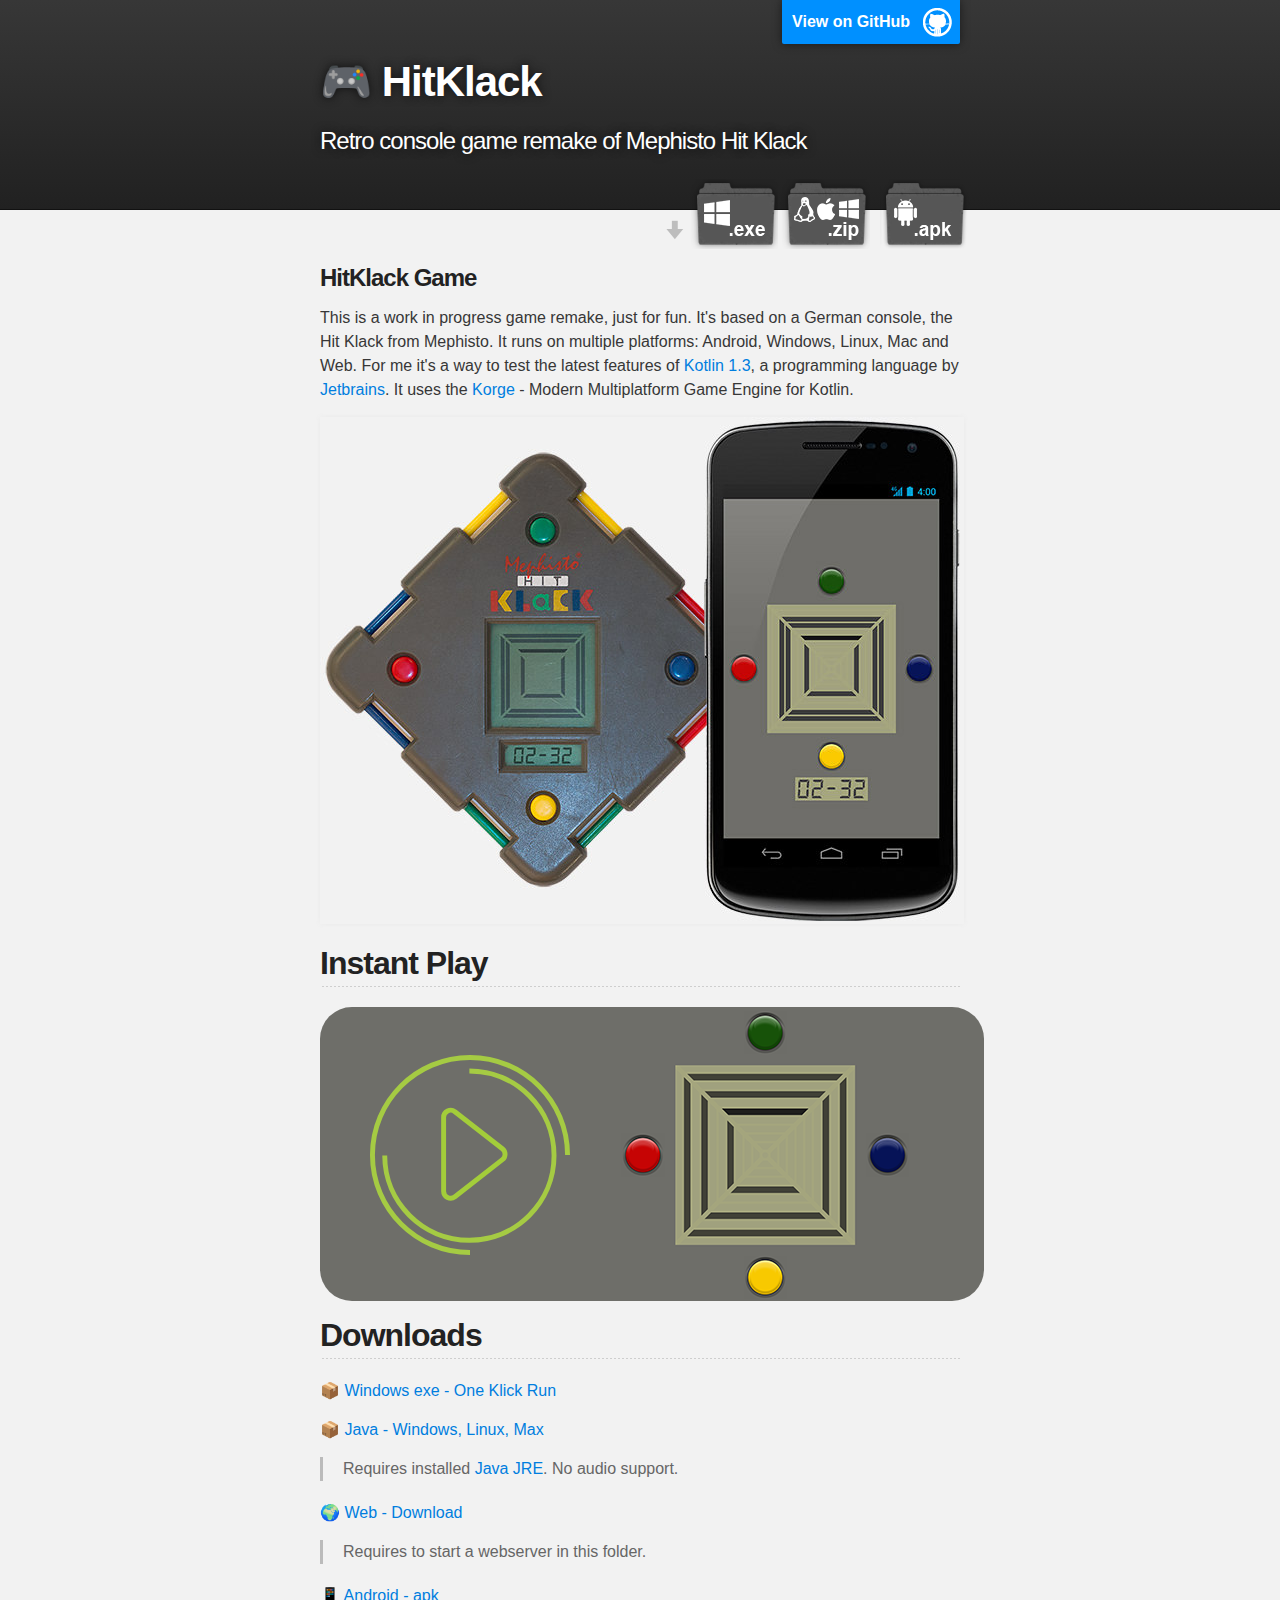
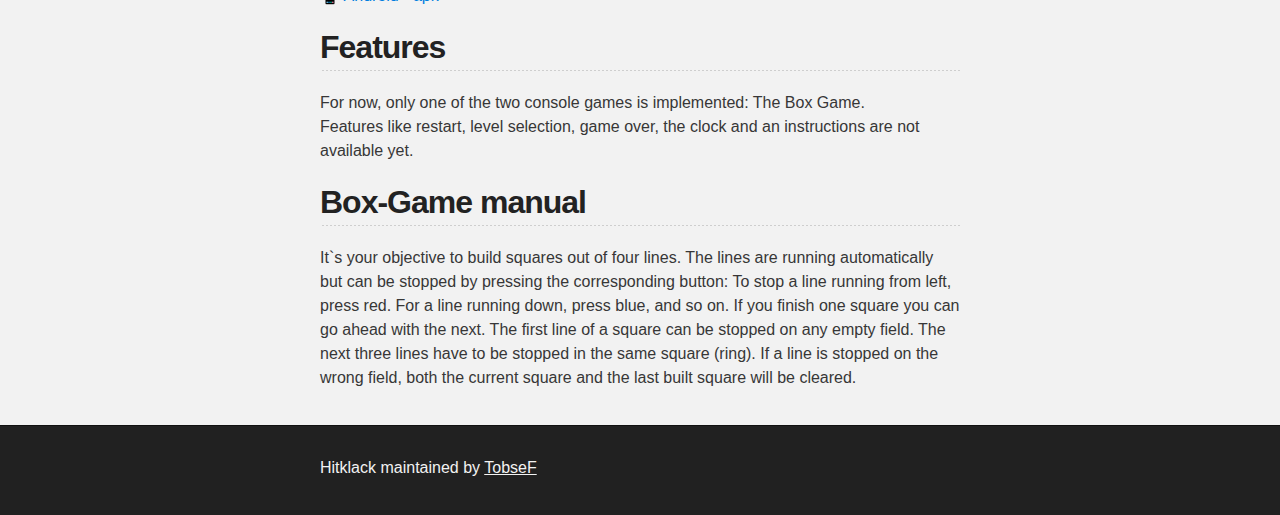
<file: index.html>
<!DOCTYPE html>
<html>

<head>
    <meta charset='utf-8'>
    <meta http-equiv="X-UA-Compatible" content="chrome=1">
    <meta name="description" content="Hitklack : Retro console game remake of Mephisto Hit Klack">

    <link rel="stylesheet" type="text/css" media="screen" href="stylesheets/stylesheet.css">

    <title>🎮 HitKlack</title>
</head>

<body>

<!-- HEADER -->
<div id="header_wrap" class="outer">
    <header class="inner">
        <a id="forkme_banner" href="https://github.com/TobseF/HitKlack">View on GitHub</a>

        <h1 id="project_title">🎮 HitKlack</h1>
        <h2 id="project_tagline">Retro console game remake of Mephisto Hit Klack</h2>

        <section id="downloads">
            <a class="apk_download_link" href="https://github.com/TobseF/HitKlack/releases/download/v0.2-alpha/HitKlack_v0.2-alpha.apk">HitKlack game as Android apk file</a>
            <a class="zip_download_link"
               href="https://github.com/TobseF/HitKlack/releases/download/v0.2-alpha/HitKlack_v0.2-alpha_jvm.zip">HitKlack game as .zip
                file</a>
            <a class="exe_download_link" href="https://github.com/TobseF/HitKlack/releases/download/v0.2-alpha/HitKlack_v0.2-aplha_win.zip">HitKlack game as Android apk file</a>
        </section>
    </header>
</div>

<!-- MAIN CONTENT -->
<div id="main_content_wrap" class="outer">
    <section id="main_content" class="inner">
        <h3>
            <a id="hitklack-game" class="anchor" href="#hitklack-game" aria-hidden="true"><span aria-hidden="true"
                                                                                                class="octicon octicon-link"></span></a>HitKlack
            Game</h3>

        <p>This is a work in progress game remake, just for fun. It's based on a German console, the Hit Klack from
            Mephisto. It runs on multiple platforms: Android, Windows, Linux, Mac and Web.
            For me it's a way to test the latest features of <a href="https://kotlinlang.org/">Kotlin 1.3</a>, a
            programming language by <a href="https://www.jetbrains.com/">Jetbrains</a>.
            It uses the <a href="https://korge.soywiz.com/">Korge</a> - Modern Multiplatform Game Engine for Kotlin.</p>

        <p><img src="images/hitklack_console_and_app.jpg" alt="Hitklack console and Android app"></p>

        <h2>
            <a id="instant-play" class="anchor" href="#features" aria-hidden="true"><span aria-hidden="true"
                                                                                          class="octicon octicon-link"></span></a>Instant
            Play
        </h2>


            <a class="play-button" href="./webstart/index.html">
                    <span>Instant Play</span>
                    <svg id="play" viewBox="0 0 163 163" version="1.1" xmlns="http://www.w3.org/2000/svg" x="0px"
                         y="0px">
                        <g fill="none">
                            <g transform="translate(2.000000, 2.000000)" stroke-width="4">
                                <path d="M10,80 C10,118.107648 40.8923523,149 79,149 L79,149 C117.107648,149 148,118.107648 148,80 C148,41.8923523 117.107648,11 79,11"
                                      id="lineOne" stroke="#A5CB43"></path>
                                <path d="M105.9,74.4158594 L67.2,44.2158594 C63.5,41.3158594 58,43.9158594 58,48.7158594 L58,109.015859 C58,113.715859 63.4,116.415859 67.2,113.515859 L105.9,83.3158594 C108.8,81.1158594 108.8,76.6158594 105.9,74.4158594 L105.9,74.4158594 Z"
                                      id="triangle" stroke="#A3CD3A"></path>
                                <path d="M159,79.5 C159,35.5933624 123.406638,0 79.5,0 C35.5933624,0 0,35.5933624 0,79.5 C0,123.406638 35.5933624,159 79.5,159 L79.5,159"
                                      id="lineTwo" stroke="#A5CB43"></path>
                            </g>
                        </g>
                    </svg>
            </a>

        <h2>
            <a id="downloads-full" class="anchor" href="#features" aria-hidden="true"><span aria-hidden="true"
                                                                                      class="octicon octicon-link"></span></a>Downloads
        </h2>


            <p><g-emoji class="g-emoji" alias="package" fallback-src="https://github.githubassets.com/images/icons/emoji/unicode/1f4e6.png">📦</g-emoji> <a href="https://github.com/TobseF/HitKlack/releases/download/v0.2-alpha/HitKlack_v0.2-aplha_win.zip">Windows exe - One Klick Run</a></p>
            <p><g-emoji class="g-emoji" alias="package" fallback-src="https://github.githubassets.com/images/icons/emoji/unicode/1f4e6.png">📦</g-emoji> <a href="https://github.com/TobseF/HitKlack/releases/download/v0.2-alpha/HitKlack_v0.2-alpha_jvm.zip">Java - Windows, Linux, Max</a></p>
            <blockquote>
                <p>Requires installed <a href="https://java.com/en/download/" rel="nofollow">Java JRE</a>. No audio support.</p>
            </blockquote>
            <p><g-emoji class="g-emoji" alias="earth_africa" fallback-src="https://github.githubassets.com/images/icons/emoji/unicode/1f30d.png">🌍</g-emoji> <a href="https://github.com/TobseF/HitKlack/releases/download/v0.2-alpha/HitKlack_v0.2-aplha_web.zip">Web - Download</a></p>
            <blockquote>
                <p>Requires to start a webserver in this folder.</p>
            </blockquote>
            <p><g-emoji class="g-emoji" alias="iphone" fallback-src="https://github.githubassets.com/images/icons/emoji/unicode/1f4f1.png">📱</g-emoji> <a href="https://github.com/TobseF/HitKlack/releases/download/v0.2-alpha/HitKlack_v0.2-alpha.apk">Android - apk</a></p>


        <h2>
            <a id="features" class="anchor" href="#features" aria-hidden="true"><span aria-hidden="true"
                                                                                      class="octicon octicon-link"></span></a>Features
        </h2>

        <p>For now, only one of the two console games is implemented: The Box Game.<br/>Features like restart, level
            selection, game over, the clock and an instructions are not available yet.</p>

        <h2>
            <a id="box-game-manual" class="anchor" href="#box-game-manual" aria-hidden="true"><span aria-hidden="true"
                                                                                                    class="octicon octicon-link"></span></a>Box-Game
            manual</h2>

        <p>It`s your objective to build squares out of four lines. The lines are running automatically but can be
            stopped by pressing the corresponding button: To stop a line running from left, press red. For a line
            running down, press blue, and so on. If you finish one square you can go ahead with the next. The first line
            of a square can be stopped on any empty field. The next three lines have to be stopped in the same square
            (ring). If a line is stopped on the wrong field, both the current square and the last built square will be
            cleared.</p>
    </section>
</div>

<!-- FOOTER  -->
<div id="footer_wrap" class="outer">
    <footer class="inner">
        <p class="copyright">Hitklack maintained by <a href="https://github.com/TobseF">TobseF</a></p>
    </footer>
</div>

</body>
</html>
</file>
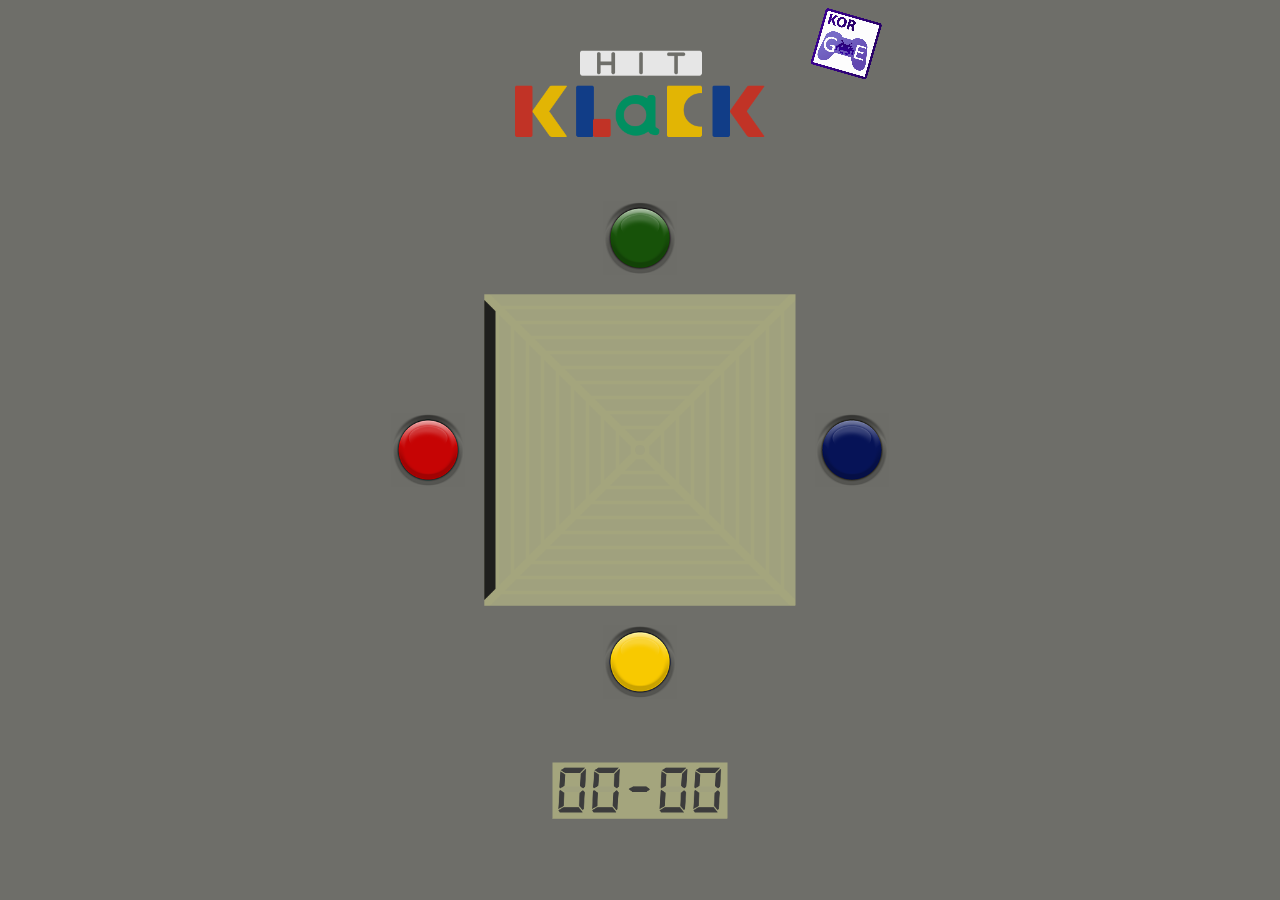
<file: webstart/index.html>
<!doctype html>
<html lang="en">
<head>
	<meta charset="utf-8">
	<meta name="format-detection" content="telephone=no">
	<meta name="msapplication-tap-highlight" content="no">
	<meta name="viewport" content="initial-scale=1, width=device-width, viewport-fit=cover">
	<title>HitKlack</title>
	<style type="text/css">html, body { touch-action: auto; position: fixed; } html, body, canvas { -webkit-tap-highlight-color: rgba(0,0,0,0); touch-action: none; } </style>
</head>
<body>

<script src="bundle.js" type="text/javascript"></script>

<script type="text/javascript">
	/*
    function toggleFullScreen() {
        var doc = window.document;
        var docEl = doc.documentElement;

        var requestFullScreen = docEl.requestFullscreen || docEl.mozRequestFullScreen || docEl.webkitRequestFullScreen || docEl.msRequestFullscreen;
        var cancelFullScreen = doc.exitFullscreen || doc.mozCancelFullScreen || doc.webkitExitFullscreen || doc.msExitFullscreen;

        if (!doc.fullscreenElement && !doc.mozFullScreenElement && !doc.webkitFullscreenElement && !doc.msFullscreenElement) {
            if (requestFullScreen) requestFullScreen.call(docEl);
        }
        else {
            if (cancelFullScreen) cancelFullScreen.call(doc);
        }
    }

    window.addEventListener('touchend', function() {
        if ((!document.mozFullScreen && !document.webkitIsFullScreen)) {
            //FullScreen is disabled
            toggleFullScreen();
        } else {
            //FullScreen is enabled
        }
    }, { passive: false });
    */

	document.addEventListener("touchstart", function() {
		event.preventDefault();
	}, { passive: false });

    document.addEventListener('touchmove', function (event) {
	  if (event.scale !== 1) event.preventDefault();
	}, { passive: false });

	var lastTouchEnd = 0;
	document.addEventListener('touchend', function (event) {
	  var now = (new Date()).getTime();
	  if (now - lastTouchEnd <= 300) {
		event.preventDefault();
	  }
	  lastTouchEnd = now;
	}, { passive: false });
</script>

</body>
</html>
</file>
<file: stylesheets/stylesheet.css>
/*******************************************************************************
Slate Theme for GitHub Pages
by Jason Costello, @jsncostello
*******************************************************************************/

@import url(github-light.css);

/*******************************************************************************
MeyerWeb Reset
*******************************************************************************/

html, body, div, span, applet, object, iframe,
h1, h2, h3, h4, h5, h6, p, blockquote, pre,
a, abbr, acronym, address, big, cite, code,
del, dfn, em, img, ins, kbd, q, s, samp,
small, strike, strong, sub, sup, tt, var,
b, u, i, center,
dl, dt, dd, ol, ul, li,
fieldset, form, label, legend,
table, caption, tbody, tfoot, thead, tr, th, td,
article, aside, canvas, details, embed,
figure, figcaption, footer, header, hgroup,
menu, nav, output, ruby, section, summary,
time, mark, audio, video {
    margin: 0;
    padding: 0;
    border: 0;
    font: inherit;
    vertical-align: baseline;
}

/* HTML5 display-role reset for older browsers */
article, aside, details, figcaption, figure,
footer, header, hgroup, menu, nav, section {
    display: block;
}

ol, ul {
    list-style: none;
}

table {
    border-collapse: collapse;
    border-spacing: 0;
}

/*******************************************************************************
Theme Styles
*******************************************************************************/

body {
    box-sizing: border-box;
    color: #373737;
    background: #212121;
    font-size: 16px;
    font-family: 'Myriad Pro', Calibri, Helvetica, Arial, sans-serif;
    line-height: 1.5;
    -webkit-font-smoothing: antialiased;
}

h1, h2, h3, h4, h5, h6 {
    margin: 10px 0;
    font-weight: 700;
    color: #222222;
    font-family: 'Lucida Grande', 'Calibri', Helvetica, Arial, sans-serif;
    letter-spacing: -1px;
}

h1 {
    font-size: 36px;
    font-weight: 700;
}

h2 {
    padding-bottom: 10px;
    font-size: 32px;
    background: url('../images/bg_hr.png') repeat-x bottom;
}

h3 {
    font-size: 24px;
}

h4 {
    font-size: 21px;
}

h5 {
    font-size: 18px;
}

h6 {
    font-size: 16px;
}

p {
    margin: 10px 0 15px 0;
}

footer p {
    color: #f2f2f2;
}

a {
    text-decoration: none;
    color: #007edf;
    text-shadow: none;

    transition: color 0.5s ease;
    transition: text-shadow 0.5s ease;
    -webkit-transition: color 0.5s ease;
    -webkit-transition: text-shadow 0.5s ease;
    -moz-transition: color 0.5s ease;
    -moz-transition: text-shadow 0.5s ease;
    -o-transition: color 0.5s ease;
    -o-transition: text-shadow 0.5s ease;
    -ms-transition: color 0.5s ease;
    -ms-transition: text-shadow 0.5s ease;
}

a:hover, a:focus {
    text-decoration: underline;
}

footer a {
    color: #F2F2F2;
    text-decoration: underline;
}

em {
    font-style: italic;
}

strong {
    font-weight: bold;
}

img {
    position: relative;
    margin: 0 auto;
    max-width: 739px;
    padding: 5px;
    margin: 10px 0 10px 0;
    border: 1px solid #ebebeb;

    box-shadow: 0 0 5px #ebebeb;
    -webkit-box-shadow: 0 0 5px #ebebeb;
    -moz-box-shadow: 0 0 5px #ebebeb;
    -o-box-shadow: 0 0 5px #ebebeb;
    -ms-box-shadow: 0 0 5px #ebebeb;
}

p img {
    display: inline;
    margin: 0;
    padding: 0;
    vertical-align: middle;
    text-align: center;
    border: none;
}

pre, code {
    width: 100%;
    color: #222;
    background-color: #fff;

    font-family: Monaco, "Bitstream Vera Sans Mono", "Lucida Console", Terminal, monospace;
    font-size: 14px;

    border-radius: 2px;
    -moz-border-radius: 2px;
    -webkit-border-radius: 2px;
}

pre {
    width: 100%;
    padding: 10px;
    box-shadow: 0 0 10px rgba(0, 0, 0, .1);
    overflow: auto;
}

code {
    padding: 3px;
    margin: 0 3px;
    box-shadow: 0 0 10px rgba(0, 0, 0, .1);
}

pre code {
    display: block;
    box-shadow: none;
}

blockquote {
    color: #666;
    margin-bottom: 20px;
    padding: 0 0 0 20px;
    border-left: 3px solid #bbb;
}


ul, ol, dl {
    margin-bottom: 15px
}

ul {
    list-style-position: inside;
    list-style: disc;
    padding-left: 20px;
}

ol {
    list-style-position: inside;
    list-style: decimal;
    padding-left: 20px;
}

dl dt {
    font-weight: bold;
}

dl dd {
    padding-left: 20px;
    font-style: italic;
}

dl p {
    padding-left: 20px;
    font-style: italic;
}

hr {
    height: 1px;
    margin-bottom: 5px;
    border: none;
    background: url('../images/bg_hr.png') repeat-x center;
}

table {
    border: 1px solid #373737;
    margin-bottom: 20px;
    text-align: left;
}

th {
    font-family: 'Lucida Grande', 'Helvetica Neue', Helvetica, Arial, sans-serif;
    padding: 10px;
    background: #373737;
    color: #fff;
}

td {
    padding: 10px;
    border: 1px solid #373737;
}

form {
    background: #f2f2f2;
    padding: 20px;
}

/*******************************************************************************
Full-Width Styles
*******************************************************************************/

.outer {
    width: 100%;
}

.inner {
    position: relative;
    max-width: 640px;
    padding: 20px 10px;
    margin: 0 auto;
}

#forkme_banner {
    display: block;
    position: absolute;
    top: 0;
    right: 10px;
    z-index: 10;
    padding: 10px 50px 10px 10px;
    color: #fff;
    background: url('../images/blacktocat.png') #0090ff no-repeat 95% 50%;
    font-weight: 700;
    box-shadow: 0 0 10px rgba(0, 0, 0, .5);
    border-bottom-left-radius: 2px;
    border-bottom-right-radius: 2px;
}

#header_wrap {
    background: #212121;
    background: -moz-linear-gradient(top, #373737, #212121);
    background: -webkit-linear-gradient(top, #373737, #212121);
    background: -ms-linear-gradient(top, #373737, #212121);
    background: -o-linear-gradient(top, #373737, #212121);
    background: linear-gradient(top, #373737, #212121);
}

#header_wrap .inner {
    padding: 50px 10px 30px 10px;
}

#project_title {
    margin: 0;
    color: #fff;
    font-size: 42px;
    font-weight: 700;
    text-shadow: #111 0px 0px 10px;
}

#project_tagline {
    color: #fff;
    font-size: 24px;
    font-weight: 300;
    background: none;
    text-shadow: #111 0px 0px 10px;
}

#downloads {
    position: absolute;
    width: 310px;
    z-index: 10;
    bottom: -40px;
    right: 0;
    height: 70px;
    background: url('../images/icon_download.png') no-repeat 0% 90%;
}

.zip_download_link {
    display: block;
    float: right;
    width: 90px;
    height: 70px;
    text-indent: -5000px;
    overflow: hidden;
    background: url(../images/sprite_download_3.png) no-repeat bottom left;
}

.apk_download_link {
    display: block;
    float: right;
    width: 90px;
    height: 70px;
    text-indent: -5000px;
    overflow: hidden;
    background: url(../images/sprite_download_3.png) no-repeat bottom center;
    margin-left: 10px;
}

.exe_download_link {
    display: block;
    float: right;
    width: 90px;
    height: 70px;
    text-indent: -5000px;
    overflow: hidden;
    background: url(../images/sprite_download_3.png) no-repeat bottom right;
    margin-left: 10px;
}

.exe_download_link:hover {
    background: url(../images/sprite_download_3.png) no-repeat top right;
}


.zip_download_link:hover {
    background: url(../images/sprite_download_3.png) no-repeat top left;
}

.apk_download_link:hover {
    background: url(../images/sprite_download_3.png) no-repeat top center;
}

#main_content_wrap {
    background: #f2f2f2;
    border-top: 1px solid #111;
    border-bottom: 1px solid #111;
}

#main_content {
    padding-top: 40px;
}

#footer_wrap {
    background: #212121;
}

#instant-play {
    background: url(../images/sprite_download_3.png) no-repeat top right;
}

.play-button {
    display: block;
    border-radius: 32px;
    position: relative;
    width: 664px;
    height: 294px;
    background: url(../images/instant_play.png);
}

.play-button span {
    visibility: hidden;
}

svg#play {
    width: 200px;
    display: block;
    cursor: pointer;
    transform-origin: 50% 50%;
    position: relative;
    overflow: visible;
    left: 50px;
    top: 24px;
}

svg#play #triangle {
    fill: rgba(22, 22, 22, 0);
    transition: 500ms;
    transform-origin: 50% 50%;
}

svg#play:hover #triangle {
    fill: #A3CD3A;
    transform-origin: 50% 50%;
}

svg #lineOne, svg #lineTwo {
    transform-origin: 50% 50%;
    transition: 1s;
}

svg:hover #lineOne {
    transform: rotate(260deg);
    -webkit-transform: rotate(260deg);
    -moz-transform: rotate(260deg);
    -o-transform: rotate(260deg);
    transform-origin: 50% 50%;
}

svg:hover #lineTwo {
    transform: rotate(-450deg);
    transform-origin: 50% 50%;
}


/*******************************************************************************
Small Device Styles
*******************************************************************************/

@media screen and (max-width: 480px) {
    body {
        font-size: 14px;
    }

    #downloads {
        display: none;
    }

    .inner {
        min-width: 320px;
        max-width: 480px;
    }

    #project_title {
        font-size: 32px;
    }

    h1 {
        font-size: 28px;
    }

    h2 {
        font-size: 24px;
    }

    h3 {
        font-size: 21px;
    }

    h4 {
        font-size: 18px;
    }

    h5 {
        font-size: 14px;
    }

    h6 {
        font-size: 12px;
    }

    code, pre {
        min-width: 320px;
        max-width: 480px;
        font-size: 11px;
    }

}
</file>
